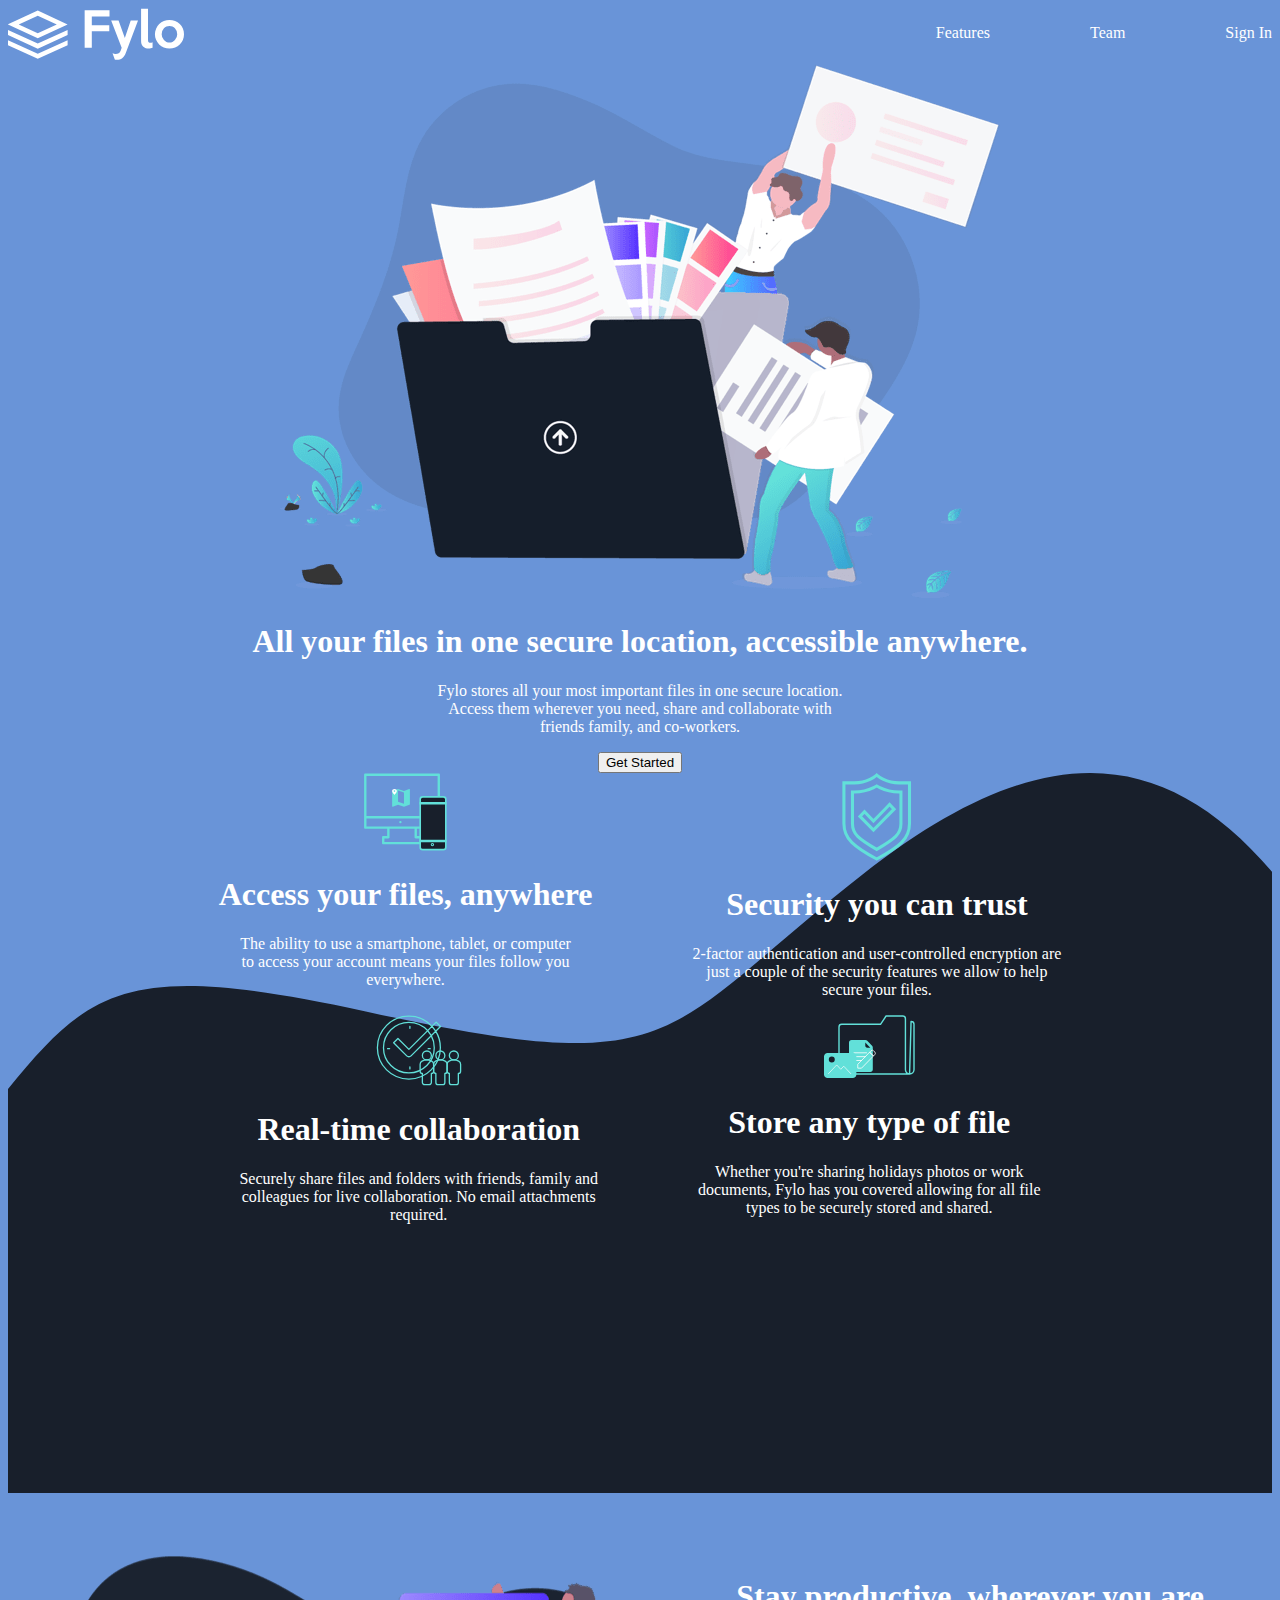
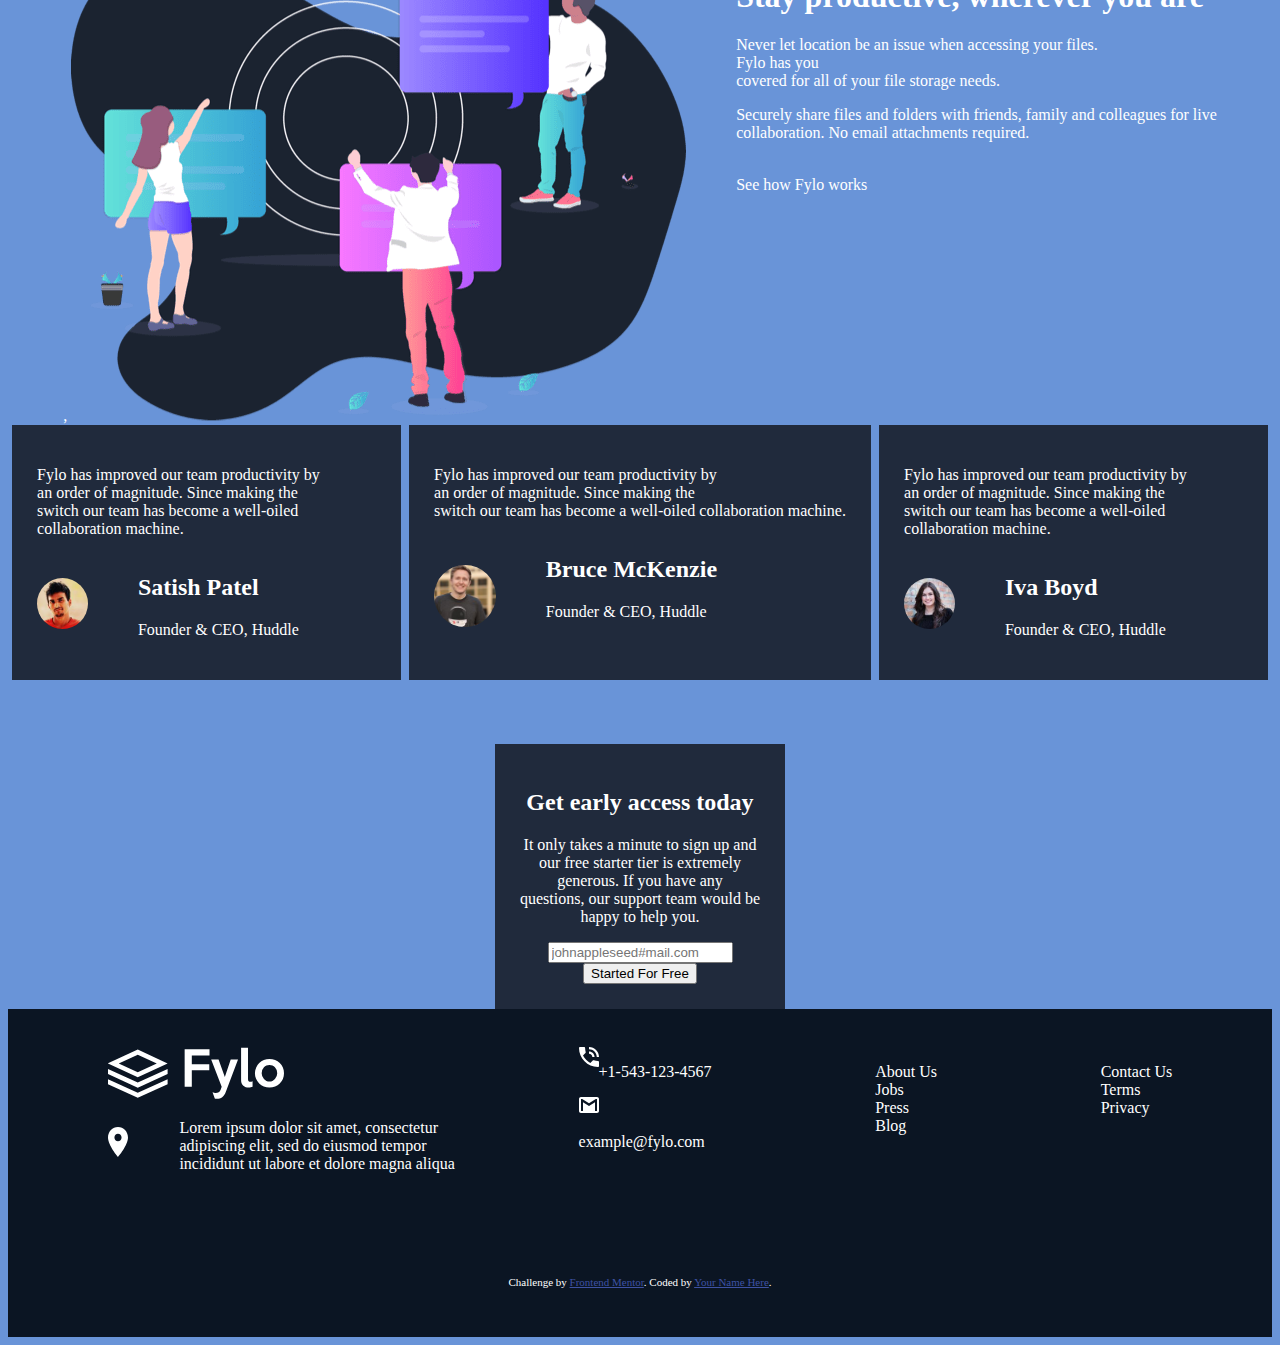
<file: index.html>
<!DOCTYPE html>
<html lang="en">

<head>
  <meta charset="UTF-8">
  <meta name="viewport" content="width=device-width, initial-scale=1.0">
  <!-- displays site properly based on user's device -->

  <link rel="icon" type="image/png" sizes="32x32" href="./images/favicon-32x32.png">

  <title>Frontend Mentor | Fylo landing page with dark theme and features grid</title>

  <!-- Feel free to remove these styles or customise in your own stylesheet  -->
   <link rel="stylesheet"href="style.css">
  <style>
    .attribution {
      font-size: 11px;
      text-align: center;
    }

    .attribution a {
      color: hsl(228, 45%, 44%);
    }
  </style>
</head>

<body>
  <header>

  <div class="container">
 <nav class="nav">
    <div class="image">
<img src="images/logo.svg"alt="">
    </div>
    <ul>
     <li> Features</li>
    <li> Team</li>
     <li>Sign In</li> 
    </ul>
</nav>
  </div>
  </header>
  <div class="first-paragraph">
    <img src="images/illustration-intro.png" alt="">
    <div>
<h1>  All your files in one secure location, accessible anywhere.</h1>
 <p> Fylo stores all your most important files in one secure location. <br>Access them wherever
  you need, share and collaborate with<br> friends family, and co-workers.
</p>
</div>
<div class="button">
  <button>Get Started</button> 
  </div>
  </div>
  <div class="bcgimg">
  <div class="Acess-anywhere">
  <div class="image2">
<img src="images/icon-access-anywhere.svg"alt="">

 <h1> Access your files, anywhere</h1>

  <p>The ability to use a smartphone, tablet, or computer<br> to access your account means your
  files follow you <br>everywhere.</p>
</div>

<div class="security-trust">
  <div class="image3">
    <img src="images/icon-security.svg"alt="">
  </div>
  
<h1>Security you can trust</h1>

<p>  2-factor authentication and user-controlled encryption are<br> just a couple of the security
  features we allow to help <br>secure your files.</p>
  </div>
</div>
<div class="Real-time">
  <div class="image4">
    <img src="images/icon-collaboration.svg">
 
  <h1>Real-time collaboration</h1>
<p>Securely share files and folders with friends, family and <br>colleagues for live collaboration.
  No email attachments<br> required.</p> 
</div>

<div class="store-file">
  <div class="image5">
  <img src="images/icon-any-file.svg">
  </div>
 <h1> Store any type of file</h1>
  Whether you're sharing holidays photos or work<br> documents, Fylo has you covered allowing for all
  file<br> types to be securely stored and shared.<br>
</div>
</div>
</div>
<div class="stay-productive">
<div class="imagefinal">,
 
  <img src="images/illustration-stay-productive.png">
</div>
 <div class="stay">
<h1>  Stay productive, wherever you are</h1>

<p>  Never let location be an issue when accessing your files. <br>Fylo has you<br> covered for all of your file
  storage needs.</p>
 
  <p>Securely share files and folders with friends, family and colleagues for live<br> 
  collaboration. No email attachments required.</p>
<br>
 
    See how Fylo works
</div>

  </div>
<div class="testimonials">
<div class="test">


  <p>Fylo has improved our team productivity by<br> an order of magnitude. Since making the<br> switch our team has
  become a well-oiled<br> collaboration machine.</p> 
<div class="image6">
  <img src="images/profile-1.jpg">
<div>
 <h2>Satish Patel</h2>
 <p> Founder & CEO, Huddle</p>
</div>
</div>
  </div>
 
<div class="test">
  <p>Fylo has improved our team productivity by<br> an order of magnitude. Since making the<br> switch our team has
  become a well-oiled collaboration machine.</p>
<div class="image7">
  <img src="images/profile-2.jpg">
  <div>
  <h2>Bruce McKenzie</h2>
 <p>Founder & CEO, Huddle</p> 
</div>
  </div>
</div>
<div class="test">
 <p> Fylo has improved our team productivity by<br> an order of magnitude. Since making the <br>switch our team has
  become a well-oiled<br> collaboration machine.</p>
<div class="images">
  <img src="images/profile-3.jpg">
  <div>
  <h2>Iva Boyd</h2>
  <p>Founder & CEO, Huddle</p>
</div>
  </div>
  </div>
  </div>
<div class="early-access">
  <h2>Get early access today</h2>

  <p>It only takes a minute to sign up and our free starter tier is extremely generous. If you have any<br>
  questions, our support team would be happy to help you.</p>

<input type="email" placeholder="johnappleseed#mail.com">
  <button>Started For Free</button> 
</div>
  <footer>
<div class="footer">
  <img src="images/logo.svg" alt="">
  <div class="fylo">
  <img src="images/icon-location.svg" height="30rem">
  <p>Lorem ipsum dolor sit amet, consectetur<br> adipiscing elit, sed do eiusmod tempor<br> incididunt ut labore et
  dolore magna aliqua</p></div>
</div>
<div class="Contact">
  <div class="im">
 <img src="images/icon-phone.svg" height="20rem">
  <p>+1-543-123-4567</p>
</div>
<div class="im2">
  <img src="images/icon-email.svg">
 <p> example@fylo.com</p>
 </div>
  </div>
  <div class="">
<ul>
 <li>About Us</li>
<li>Jobs</li>
<li>Press</li>
 <li>Blog</li>
</ul>
</div>
<div>
<ul>
<li>Contact Us</li>
  <li>Terms</li>
 <li> Privacy</li>
</ul>
  </div>
  
  </footer>
</div>
  <footer>
    <p class="attribution">
      Challenge by <a href="https://www.frontendmentor.io?ref=challenge" target="_blank">Frontend Mentor</a>.
      Coded by <a href="#">Your Name Here</a>.
    </p>
  </footer>
</body>

</html>
</file>
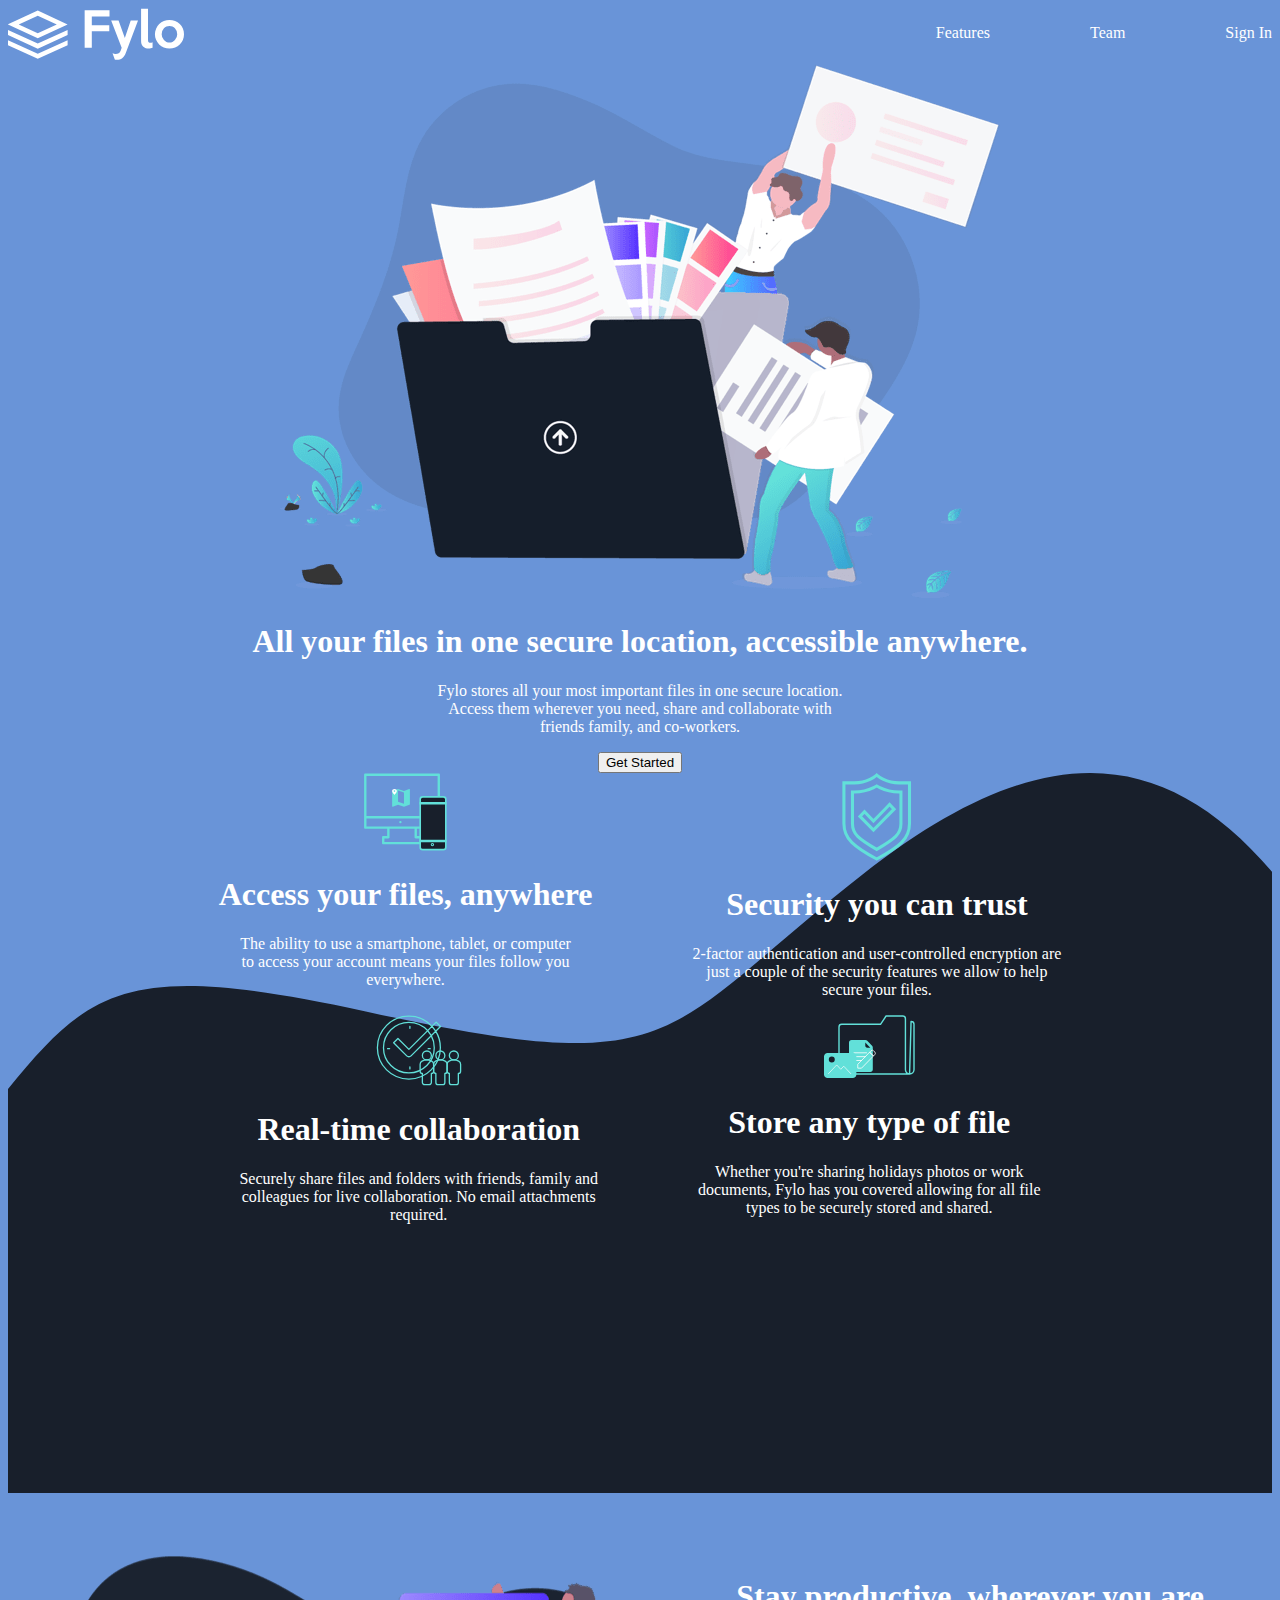
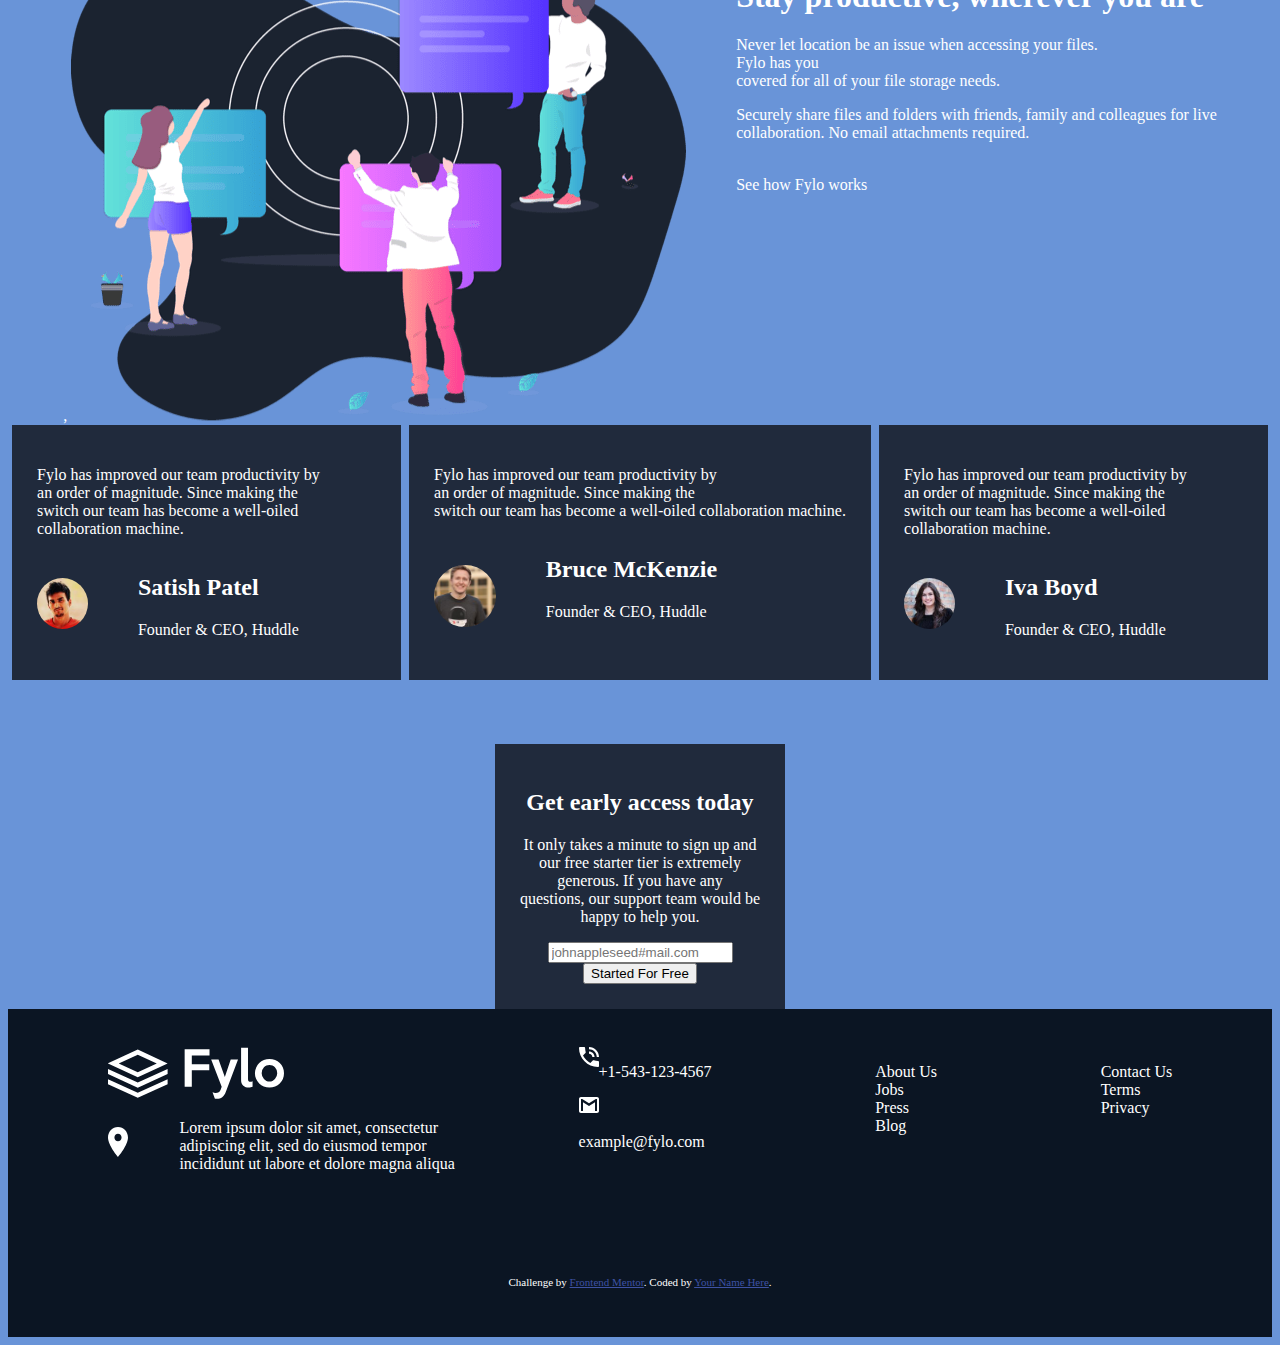
<file: fylo-dark-theme-landing-page-master/index.html>
<!DOCTYPE html>
<html lang="en">

<head>
  <meta charset="UTF-8">
  <meta name="viewport" content="width=device-width, initial-scale=1.0">
  <!-- displays site properly based on user's device -->

  <link rel="icon" type="image/png" sizes="32x32" href="./images/favicon-32x32.png">

  <title>Frontend Mentor | Fylo landing page with dark theme and features grid</title>

  <!-- Feel free to remove these styles or customise in your own stylesheet 👍 -->
   <link rel="stylesheet"href="style.css">
  <style>
    .attribution {
      font-size: 11px;
      text-align: center;
    }

    .attribution a {
      color: hsl(228, 45%, 44%);
    }
  </style>
</head>

<body>
  <header>

  <div class="container">
 <nav class="nav">
    <div class="image">
<img src="images/logo.svg"alt="">
    </div>
    <ul>
     <li> Features</li>
    <li> Team</li>
     <li>Sign In</li> 
    </ul>
</nav>
  </div>
  </header>
  <div class="first-paragraph">
    <img src="images/illustration-intro.png" alt="">
    <div>
<h1>  All your files in one secure location, accessible anywhere.</h1>
 <p> Fylo stores all your most important files in one secure location. <br>Access them wherever
  you need, share and collaborate with<br> friends family, and co-workers.
</p>
</div>
<div class="button">
  <button>Get Started</button> 
  </div>
  </div>
  <div class="bcgimg">
  <div class="Acess-anywhere">
  <div class="image2">
<img src="images/icon-access-anywhere.svg"alt="">

 <h1> Access your files, anywhere</h1>

  <p>The ability to use a smartphone, tablet, or computer<br> to access your account means your
  files follow you <br>everywhere.</p>
</div>

<div class="security-trust">
  <div class="image3">
    <img src="images/icon-security.svg"alt="">
  </div>
  
<h1>Security you can trust</h1>

<p>  2-factor authentication and user-controlled encryption are<br> just a couple of the security
  features we allow to help <br>secure your files.</p>
  </div>
</div>
<div class="Real-time">
  <div class="image4">
    <img src="images/icon-collaboration.svg">
 
  <h1>Real-time collaboration</h1>
<p>Securely share files and folders with friends, family and <br>colleagues for live collaboration.
  No email attachments<br> required.</p> 
</div>

<div class="store-file">
  <div class="image5">
  <img src="images/icon-any-file.svg">
  </div>
 <h1> Store any type of file</h1>
  Whether you're sharing holidays photos or work<br> documents, Fylo has you covered allowing for all
  file<br> types to be securely stored and shared.<br>
</div>
</div>
</div>
<div class="stay-productive">
<div class="imagefinal">,
 
  <img src="images/illustration-stay-productive.png">
</div>
 <div class="stay">
<h1>  Stay productive, wherever you are</h1>

<p>  Never let location be an issue when accessing your files. <br>Fylo has you<br> covered for all of your file
  storage needs.</p>
 
  <p>Securely share files and folders with friends, family and colleagues for live<br> 
  collaboration. No email attachments required.</p>
<br>
 
    See how Fylo works
</div>

  </div>
<div class="testimonials">
<div class="test">


  <p>Fylo has improved our team productivity by<br> an order of magnitude. Since making the<br> switch our team has
  become a well-oiled<br> collaboration machine.</p> 
<div class="image6">
  <img src="images/profile-1.jpg">
<div>
 <h2>Satish Patel</h2>
 <p> Founder & CEO, Huddle</p>
</div>
</div>
  </div>
 
<div class="test">
  <p>Fylo has improved our team productivity by<br> an order of magnitude. Since making the<br> switch our team has
  become a well-oiled collaboration machine.</p>
<div class="image7">
  <img src="images/profile-2.jpg">
  <div>
  <h2>Bruce McKenzie</h2>
 <p>Founder & CEO, Huddle</p> 
</div>
  </div>
</div>
<div class="test">
 <p> Fylo has improved our team productivity by<br> an order of magnitude. Since making the <br>switch our team has
  become a well-oiled<br> collaboration machine.</p>
<div class="images">
  <img src="images/profile-3.jpg">
  <div>
  <h2>Iva Boyd</h2>
  <p>Founder & CEO, Huddle</p>
</div>
  </div>
  </div>
  </div>
<div class="early-access">
  <h2>Get early access today</h2>

  <p>It only takes a minute to sign up and our free starter tier is extremely generous. If you have any<br>
  questions, our support team would be happy to help you.</p>

<input type="email" placeholder="johnappleseed#mail.com">
  <button>Started For Free</button> 
</div>
  <footer>
<div class="footer">
  <img src="images/logo.svg" alt="">
  <div class="fylo">
  <img src="images/icon-location.svg" height="30rem">
  <p>Lorem ipsum dolor sit amet, consectetur<br> adipiscing elit, sed do eiusmod tempor<br> incididunt ut labore et
  dolore magna aliqua</p></div>
</div>
<div class="Contact">
  <div class="im">
 <img src="images/icon-phone.svg" height="20rem">
  <p>+1-543-123-4567</p>
</div>
<div class="im2">
  <img src="images/icon-email.svg">
 <p> example@fylo.com</p>
 </div>
  </div>
  <div class="">
<ul>
 <li>About Us</li>
<li>Jobs</li>
<li>Press</li>
 <li>Blog</li>
</ul>
</div>
<div>
<ul>
<li>Contact Us</li>
  <li>Terms</li>
 <li> Privacy</li>
</ul>
  </div>
  
  </footer>
</div>
  <footer>
    <p class="attribution">
      Challenge by <a href="https://www.frontendmentor.io?ref=challenge" target="_blank">Frontend Mentor</a>.
      Coded by <a href="#">Your Name Here</a>.
    </p>
  </footer>
</body>

</html>
</file>
<file: style.css>
body {
    background-color: hsl(217, 59%, 63%);
    color: white;


}

nav ul {
    display: flex;
    gap: 100px;
    list-style: none;

}

nav {
    display: flex;
    justify-content: space-between;

}

.first-paragraph {

    color: white;
}

.Acess-anywhere {
    display: flex;
    justify-content: center;
    text-align: center;
    gap: 100px;
  

}
.bcgimg{
      background-image: url(images/bg-curvy-desktop.svg);
    background-position: center;
    background-size: cover;
    background-repeat: no-repeat;
    width: 100%;
    height: 45rem;

}
.security-trust {
    color: white;
}

.Real-time {

    display: flex;
    justify-content: center;
    text-align: center;
    gap: 100px;
}

.store-file {

    color: white;
}

.stay-productive {
 display: flex;
 justify-content: center;
 gap: 50px;
 margin-top: 5%;

}
.testimonials{
    display: flex;
    justify-content: space-around;
    margin-bottom: 5%;

}
.testimonials img{
    width: 15%;
    height: 15%;
    border-radius: 100%;
    margin-top: 7%;
}

.test{
       background-color: hsl(219, 30%, 18%) ;
       padding: 2%; 
       
}

.first-paragraph {
    text-align: center;


}

.button {
    color: hsl(176, 68%, 64%);
}
.images{
        display: flex;
gap: 50px;
}
.image6{
    display: flex;
gap: 50px;
}
.image7{
display: flex;
gap: 50px;
}.early-access{
background-color: hsl(219, 30%, 18%);
width: 19%;
text-align: center;
margin: auto;
padding: 2%;


}
footer{
display: flex;
justify-content: space-around;
background-color:hsl(216, 53%, 9%) ;
padding: 3%;

}.fylo{
display: flex;
gap: 50px;


}
.fylo img{
    margin-top: 7%;
}
footer ul{
    list-style: none;
}.im{
display: flex;


}
</file>
<file: fylo-dark-theme-landing-page-master/style.css>
body {
    background-color: hsl(217, 59%, 63%);
    color: white;


}

nav ul {
    display: flex;
    gap: 100px;
    list-style: none;

}

nav {
    display: flex;
    justify-content: space-between;

}

.first-paragraph {

    color: white;
}

.Acess-anywhere {
    display: flex;
    justify-content: center;
    text-align: center;
    gap: 100px;
  

}
.bcgimg{
      background-image: url(images/bg-curvy-desktop.svg);
    background-position: center;
    background-size: cover;
    background-repeat: no-repeat;
    width: 100%;
    height: 45rem;

}
.security-trust {
    color: white;
}

.Real-time {

    display: flex;
    justify-content: center;
    text-align: center;
    gap: 100px;
}

.store-file {

    color: white;
}

.stay-productive {
 display: flex;
 justify-content: center;
 gap: 50px;
 margin-top: 5%;

}
.testimonials{
    display: flex;
    justify-content: space-around;
    margin-bottom: 5%;

}
.testimonials img{
    width: 15%;
    height: 15%;
    border-radius: 100%;
    margin-top: 7%;
}

.test{
       background-color: hsl(219, 30%, 18%) ;
       padding: 2%; 
       
}

.first-paragraph {
    text-align: center;


}

.button {
    color: hsl(176, 68%, 64%);
}
.images{
        display: flex;
gap: 50px;
}
.image6{
    display: flex;
gap: 50px;
}
.image7{
display: flex;
gap: 50px;
}.early-access{
background-color: hsl(219, 30%, 18%);
width: 19%;
text-align: center;
margin: auto;
padding: 2%;


}
footer{
display: flex;
justify-content: space-around;
background-color:hsl(216, 53%, 9%) ;
padding: 3%;

}.fylo{
display: flex;
gap: 50px;


}
.fylo img{
    margin-top: 7%;
}
footer ul{
    list-style: none;
}.im{
display: flex;


}
</file>
